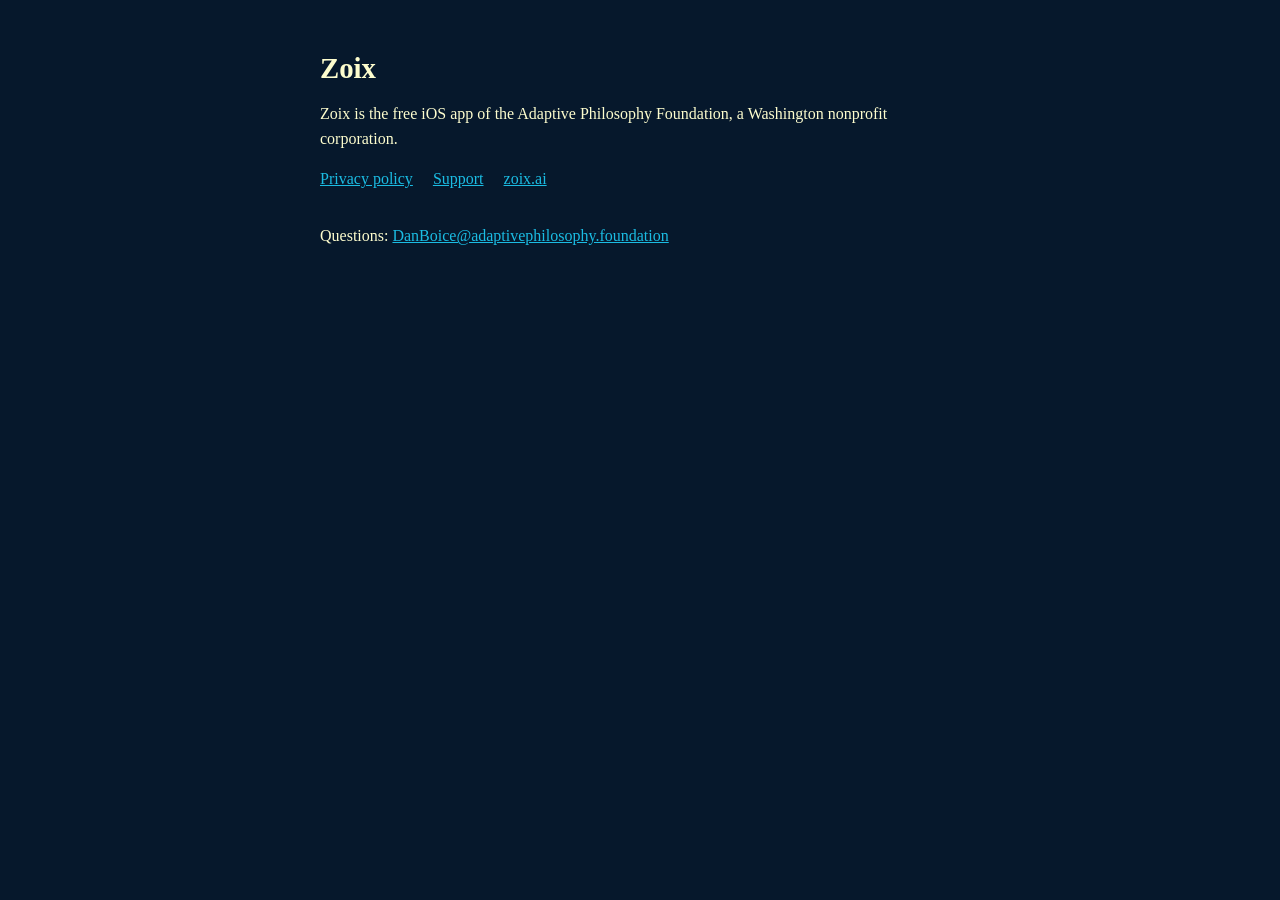
<file: docs/index.html>
<!DOCTYPE html>
<html lang="en">
<head>
  <meta charset="utf-8">
  <meta name="viewport" content="width=device-width, initial-scale=1">
  <title>Zoix</title>
  <link rel="stylesheet" href="site.css">
</head>
<body>
  <main>
    <h1>Zoix</h1>
    <p>Zoix is the free iOS app of the Adaptive Philosophy Foundation, a Washington nonprofit corporation.</p>
    <nav>
      <a href="privacy.html">Privacy policy</a>
      <a href="support.html">Support</a>
      <a href="https://zoix.ai">zoix.ai</a>
    </nav>
    <p>Questions: <a href="mailto:DanBoice@adaptivephilosophy.foundation">DanBoice@adaptivephilosophy.foundation</a></p>
  </main>
</body>
</html>
</file>
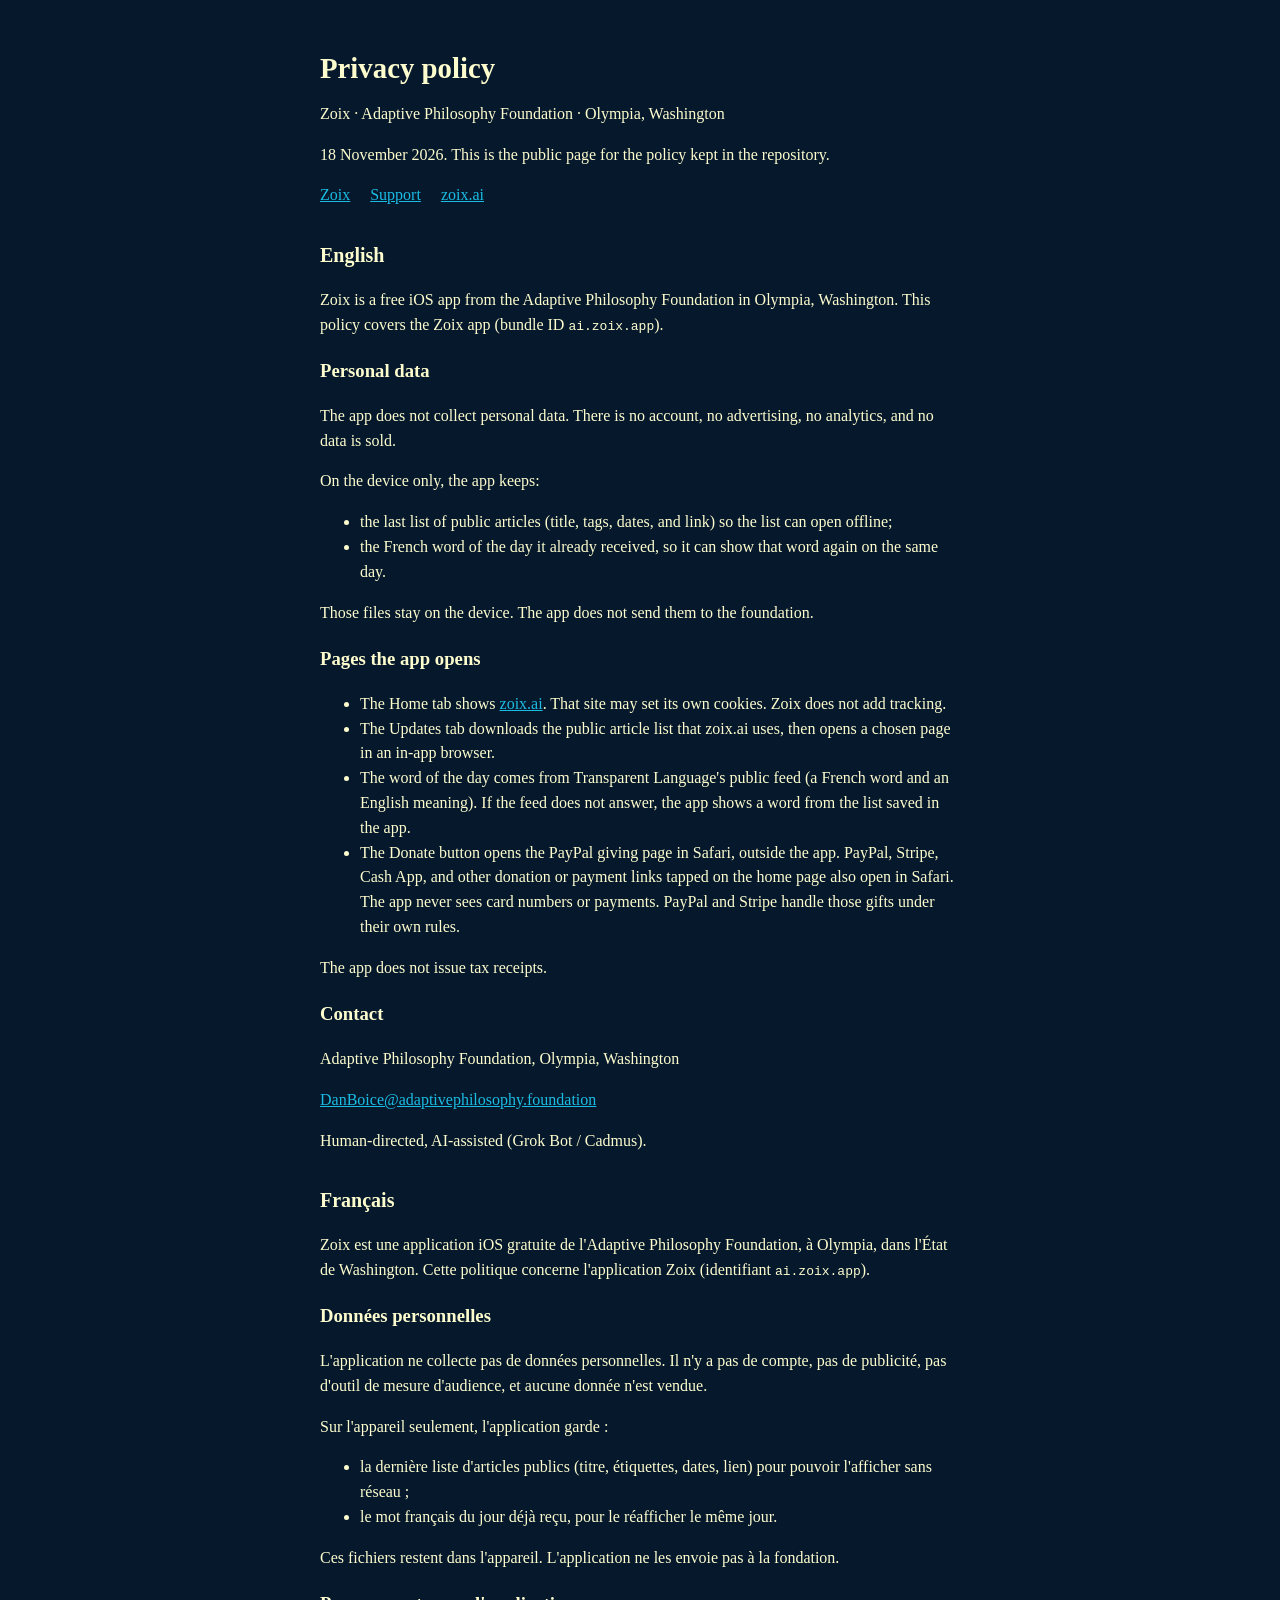
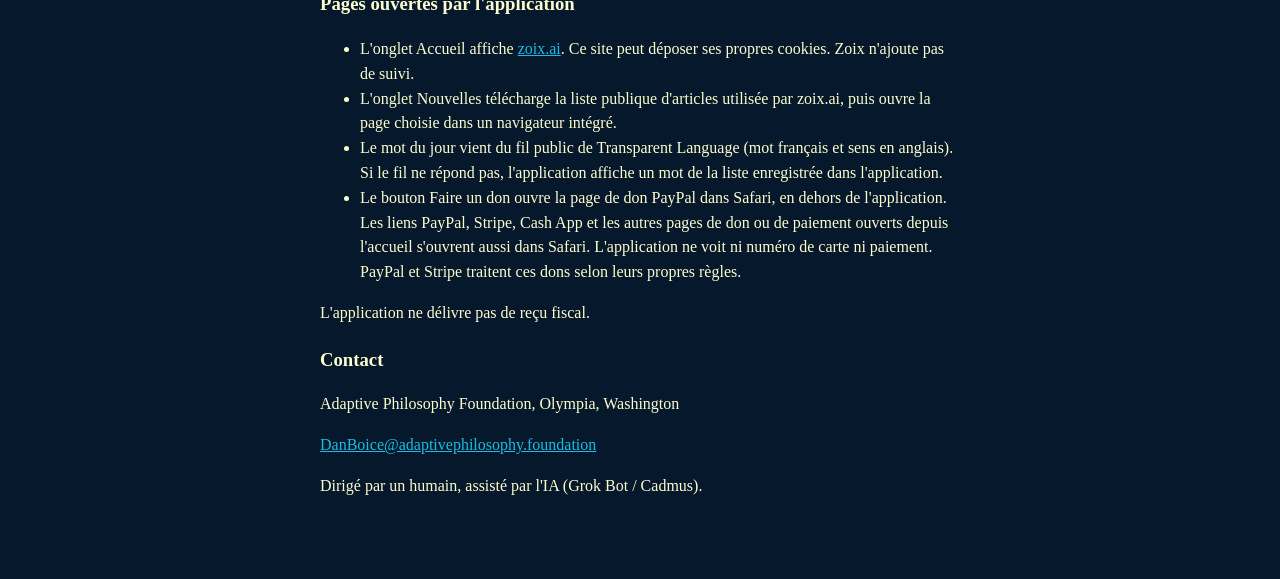
<file: docs/privacy.html>
<!DOCTYPE html>
<html lang="en">
<head>
  <meta charset="utf-8">
  <meta name="viewport" content="width=device-width, initial-scale=1">
  <title>Zoix privacy policy</title>
  <link rel="stylesheet" href="site.css">
</head>
<body>
  <main>
    <h1>Privacy policy</h1>
    <p>Zoix · Adaptive Philosophy Foundation · Olympia, Washington</p>
    <p>18 November 2026. This is the public page for the policy kept in the repository.</p>
    <nav>
      <a href="index.html">Zoix</a>
      <a href="support.html">Support</a>
      <a href="https://zoix.ai">zoix.ai</a>
    </nav>

    <h2>English</h2>
    <p>Zoix is a free iOS app from the Adaptive Philosophy Foundation in Olympia, Washington. This policy covers the Zoix app (bundle ID <code>ai.zoix.app</code>).</p>
    <h3>Personal data</h3>
    <p>The app does not collect personal data. There is no account, no advertising, no analytics, and no data is sold.</p>
    <p>On the device only, the app keeps:</p>
    <ul>
      <li>the last list of public articles (title, tags, dates, and link) so the list can open offline;</li>
      <li>the French word of the day it already received, so it can show that word again on the same day.</li>
    </ul>
    <p>Those files stay on the device. The app does not send them to the foundation.</p>
    <h3>Pages the app opens</h3>
    <ul>
      <li>The Home tab shows <a href="https://zoix.ai">zoix.ai</a>. That site may set its own cookies. Zoix does not add tracking.</li>
      <li>The Updates tab downloads the public article list that zoix.ai uses, then opens a chosen page in an in-app browser.</li>
      <li>The word of the day comes from Transparent Language's public feed (a French word and an English meaning). If the feed does not answer, the app shows a word from the list saved in the app.</li>
      <li>The Donate button opens the PayPal giving page in Safari, outside the app. PayPal, Stripe, Cash App, and other donation or payment links tapped on the home page also open in Safari. The app never sees card numbers or payments. PayPal and Stripe handle those gifts under their own rules.</li>
    </ul>
    <p>The app does not issue tax receipts.</p>
    <h3>Contact</h3>
    <p>Adaptive Philosophy Foundation, Olympia, Washington</p>
    <p><a href="mailto:DanBoice@adaptivephilosophy.foundation">DanBoice@adaptivephilosophy.foundation</a></p>
    <p>Human-directed, AI-assisted (Grok Bot / Cadmus).</p>

    <h2>Français</h2>
    <p>Zoix est une application iOS gratuite de l'Adaptive Philosophy Foundation, à Olympia, dans l'État de Washington. Cette politique concerne l'application Zoix (identifiant <code>ai.zoix.app</code>).</p>
    <h3>Données personnelles</h3>
    <p>L'application ne collecte pas de données personnelles. Il n'y a pas de compte, pas de publicité, pas d'outil de mesure d'audience, et aucune donnée n'est vendue.</p>
    <p>Sur l'appareil seulement, l'application garde :</p>
    <ul>
      <li>la dernière liste d'articles publics (titre, étiquettes, dates, lien) pour pouvoir l'afficher sans réseau ;</li>
      <li>le mot français du jour déjà reçu, pour le réafficher le même jour.</li>
    </ul>
    <p>Ces fichiers restent dans l'appareil. L'application ne les envoie pas à la fondation.</p>
    <h3>Pages ouvertes par l'application</h3>
    <ul>
      <li>L'onglet Accueil affiche <a href="https://zoix.ai">zoix.ai</a>. Ce site peut déposer ses propres cookies. Zoix n'ajoute pas de suivi.</li>
      <li>L'onglet Nouvelles télécharge la liste publique d'articles utilisée par zoix.ai, puis ouvre la page choisie dans un navigateur intégré.</li>
      <li>Le mot du jour vient du fil public de Transparent Language (mot français et sens en anglais). Si le fil ne répond pas, l'application affiche un mot de la liste enregistrée dans l'application.</li>
      <li>Le bouton Faire un don ouvre la page de don PayPal dans Safari, en dehors de l'application. Les liens PayPal, Stripe, Cash App et les autres pages de don ou de paiement ouverts depuis l'accueil s'ouvrent aussi dans Safari. L'application ne voit ni numéro de carte ni paiement. PayPal et Stripe traitent ces dons selon leurs propres règles.</li>
    </ul>
    <p>L'application ne délivre pas de reçu fiscal.</p>
    <h3>Contact</h3>
    <p>Adaptive Philosophy Foundation, Olympia, Washington</p>
    <p><a href="mailto:DanBoice@adaptivephilosophy.foundation">DanBoice@adaptivephilosophy.foundation</a></p>
    <p>Dirigé par un humain, assisté par l'IA (Grok Bot / Cadmus).</p>
  </main>
</body>
</html>
</file>
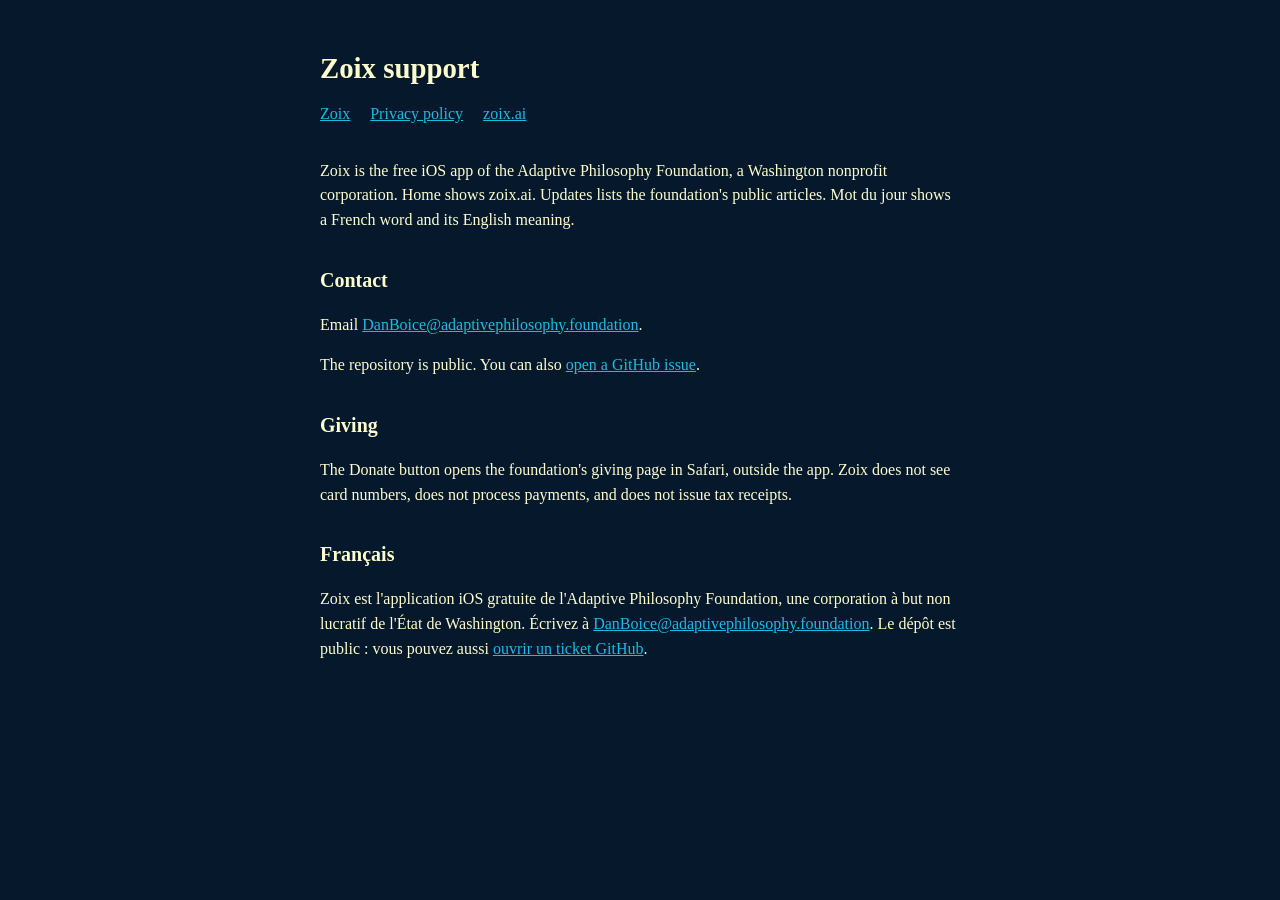
<file: docs/support.html>
<!DOCTYPE html>
<html lang="en">
<head>
  <meta charset="utf-8">
  <meta name="viewport" content="width=device-width, initial-scale=1">
  <title>Zoix support</title>
  <link rel="stylesheet" href="site.css">
</head>
<body>
  <main>
    <h1>Zoix support</h1>
    <nav>
      <a href="index.html">Zoix</a>
      <a href="privacy.html">Privacy policy</a>
      <a href="https://zoix.ai">zoix.ai</a>
    </nav>
    <p>Zoix is the free iOS app of the Adaptive Philosophy Foundation, a Washington nonprofit corporation. Home shows zoix.ai. Updates lists the foundation's public articles. Mot du jour shows a French word and its English meaning.</p>
    <h2>Contact</h2>
    <p>Email <a href="mailto:DanBoice@adaptivephilosophy.foundation">DanBoice@adaptivephilosophy.foundation</a>.</p>
    <p>The repository is public. You can also <a href="https://github.com/adaptivephilosophy/zoix-app/issues">open a GitHub issue</a>.</p>
    <h2>Giving</h2>
    <p>The Donate button opens the foundation's giving page in Safari, outside the app. Zoix does not see card numbers, does not process payments, and does not issue tax receipts.</p>
    <h2>Français</h2>
    <p>Zoix est l'application iOS gratuite de l'Adaptive Philosophy Foundation, une corporation à but non lucratif de l'État de Washington. Écrivez à <a href="mailto:DanBoice@adaptivephilosophy.foundation">DanBoice@adaptivephilosophy.foundation</a>. Le dépôt est public : vous pouvez aussi <a href="https://github.com/adaptivephilosophy/zoix-app/issues">ouvrir un ticket GitHub</a>.</p>
  </main>
</body>
</html>
</file>
<file: docs/site.css>
body {
  margin: 0;
  background: #06182c;
  color: #fdfdce;
  font-family: Georgia, "Iowan Old Style", Palatino, serif;
  line-height: 1.55;
}

main {
  max-width: 40rem;
  margin: 0 auto;
  padding: 2rem 1.25rem 4rem;
}

a {
  color: #1bbce3;
}

h1 {
  font-size: 1.8rem;
  line-height: 1.2;
  margin-bottom: 0.25rem;
}

h2 {
  font-size: 1.25rem;
  margin-top: 2rem;
}

nav {
  margin: 1rem 0 2rem;
}

nav a {
  margin-right: 1rem;
}
</file>
